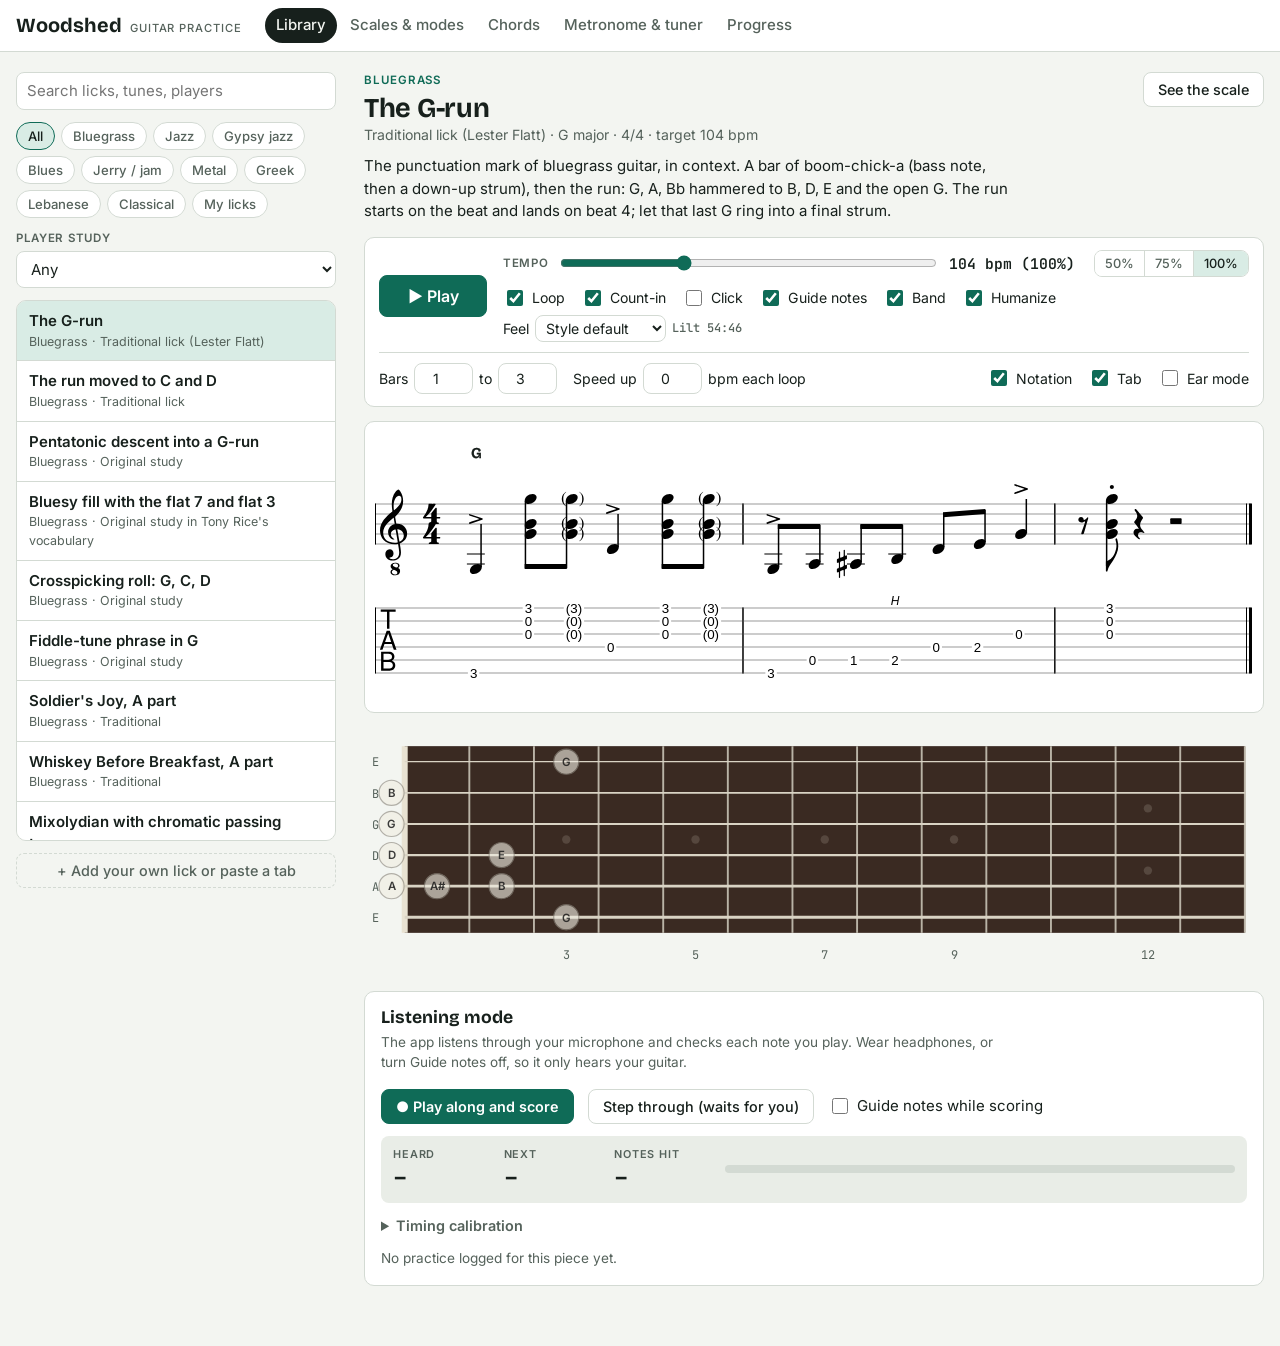
<file: docs/index.html>
<!doctype html>
<html lang="en">
<head>
<meta charset="utf-8">
<meta name="viewport" content="width=device-width,initial-scale=1,viewport-fit=cover">
<title>Woodshed Guitar</title>
<meta name="claude:viewport-fit-sides" content="cover">
<link rel="stylesheet" href="https://fonts.googleapis.com/css2?family=Bricolage+Grotesque:opsz,wght@12..96,500;12..96,700&family=Inter:wght@400;500;600&family=JetBrains+Mono:wght@400;600&display=swap">
<link rel="stylesheet" href="css/style.css">
</head>
<body>
<header class="top">
  <div class="top-in">
    <a class="brand" href="#library">Woodshed<span>guitar practice</span></a>
    <nav class="nav" aria-label="Sections">
      <a href="#library" data-view="library">Library</a>
      <a href="#scales" data-view="scales">Scales &amp; modes</a>
      <a href="#chords" data-view="chords">Chords</a>
      <a href="#tools" data-view="tools">Metronome &amp; tuner</a>
      <a href="#progress" data-view="progress">Progress</a>
    </nav>
  </div>
</header>

<main class="wrap">
  <!-- ============ LIBRARY / PRACTICE ============ -->
  <section id="view-library" class="view">
    <div class="lib">
      <aside class="lib-side" id="lib-side">
        <input type="search" id="lib-search" class="input" placeholder="Search licks, tunes, players" aria-label="Search the library">
        <div class="chips" id="style-chips" role="group" aria-label="Style"></div>
        <label class="field">
          <span>Player study</span>
          <select id="tag-select" class="input"></select>
        </label>
        <ul class="lick-list" id="lick-list"></ul>
        <button class="btn btn-ghost" id="add-lick">+ Add your own lick or paste a tab</button>
        <details class="songs" id="songs-box">
          <summary id="songs-title">Songs to know</summary>
          <ul id="songs-list"></ul>
        </details>
      </aside>

      <div class="lib-main" id="lib-main">
        <button class="btn btn-ghost back" id="lib-back">← Library</button>

        <div id="lick-view">
          <div class="lick-head">
            <div>
              <p class="eyebrow" id="lick-style"></p>
              <h1 id="lick-title"></h1>
              <p class="meta" id="lick-meta"></p>
            </div>
            <div class="lick-actions" id="lick-actions"></div>
          </div>
          <p class="about" id="lick-about"></p>

          <div class="transport" id="transport">
            <button class="btn btn-primary play" id="play-btn">▶ Play</button>
            <div class="tempo">
              <label for="bpm">Tempo</label>
              <input type="range" id="bpm" min="30" max="260" step="1">
              <output id="bpm-out" class="num"></output>
              <div class="seg" id="pct-btns">
                <button data-pct="0.5">50%</button><button data-pct="0.75">75%</button><button data-pct="1">100%</button>
              </div>
            </div>
            <div class="toggles">
              <label><input type="checkbox" id="opt-loop"> Loop</label>
              <label><input type="checkbox" id="opt-count"> Count-in</label>
              <label><input type="checkbox" id="opt-click"> Click</label>
              <label><input type="checkbox" id="opt-guide"> Guide notes</label>
              <label title="Bass, comping and drums in the style of the piece"><input type="checkbox" id="opt-backing"> Band</label>
              <label title="Small variations in timing and touch, like a player"><input type="checkbox" id="opt-human"> Humanize</label>
              <label class="feel">Feel <select id="opt-feel" class="input small"></select> <span class="feel-tag num" id="feel-tag"></span></label>
            </div>
            <div class="toggles">
              <label>Bars <input type="number" id="bar-from" class="input small" min="1"> to <input type="number" id="bar-to" class="input small" min="1"></label>
              <label>Speed up <input type="number" id="ramp" class="input small" min="0" max="20" step="1"> bpm each loop</label>
              <span class="spacer"></span>
              <label><input type="checkbox" id="opt-notation"> Notation</label>
              <label><input type="checkbox" id="opt-tab"> Tab</label>
              <label title="Hide the music and learn the phrase by ear"><input type="checkbox" id="opt-ear"> Ear mode</label>
            </div>
          </div>

          <div class="score-card">
            <div class="score-scroll"><div id="score" class="score"></div></div>
            <div id="ear-cover" class="ear-cover" hidden>
              <p><strong>Ear mode.</strong> The music is hidden. Play it, sing it back, then find it on the neck. Use Step through to check yourself note by note.</p>
            </div>
            <p class="errors" id="lick-errors" hidden></p>
          </div>

          <div class="fb-scroll"><div id="lick-fb"></div></div>

          <div class="listen" id="listen">
            <div class="listen-head">
              <h2>Listening mode</h2>
              <p class="hint">The app listens through your microphone and checks each note you play. Wear headphones, or turn Guide notes off, so it only hears your guitar.</p>
            </div>
            <div class="listen-row">
              <button class="btn btn-primary" id="along-btn">● Play along and score</button>
              <button class="btn" id="step-btn">Step through (waits for you)</button>
              <label class="inline"><input type="checkbox" id="opt-along-guide"> Guide notes while scoring</label>
            </div>
            <div class="listen-live" id="listen-live">
              <div class="heard"><span class="lbl">Heard</span><span class="big num" id="heard-note">–</span></div>
              <div class="heard"><span class="lbl">Next</span><span class="big num" id="want-note">–</span></div>
              <div class="heard"><span class="lbl">Notes hit</span><span class="big num" id="live-score">–</span></div>
              <div class="meter"><div id="level-bar"></div></div>
            </div>
            <p class="result" id="listen-result" hidden></p>
            <p class="errors" id="mic-error" hidden></p>
            <details class="adv">
              <summary>Timing calibration</summary>
              <label>Microphone delay <input type="range" id="latency" min="0" max="250" step="5"> <output id="latency-out" class="num"></output></label>
              <p class="hint">If you are playing in time but notes score as late, raise this. Bluetooth headphones and speakers often need 150 ms or more.</p>
            </details>
            <div class="history" id="lick-history"></div>
          </div>
        </div>

        <!-- editor for your own licks -->
        <div id="editor" hidden>
          <h1>Your lick</h1>
          <p class="about">Type a phrase in the app's notation, or paste ASCII tab from any transcription and convert it. It is saved in this browser and gets every practice tool: playback, tempo, looping and listening mode.</p>
          <div class="form-grid">
            <label class="field"><span>Title</span><input id="ed-title" class="input" placeholder="Church Street Blues, intro"></label>
            <label class="field"><span>Style</span><select id="ed-style" class="input"></select></label>
            <label class="field"><span>Meter</span><input id="ed-meter" class="input" value="4/4"></label>
            <label class="field"><span>Target tempo (quarter notes / min)</span><input id="ed-tempo" class="input" type="number" value="100" min="30" max="260"></label>
          </div>
          <label class="field"><span>Notes</span>
            <textarea id="ed-notes" class="input mono" rows="5" spellcheck="false" placeholder="e 6/3 5/0 5/1h 5/2 4/0 4/2 q 3/0 r |"></textarea>
          </label>
          <p class="errors" id="ed-errors" hidden></p>
          <div class="score-card"><div class="score-scroll"><div id="ed-score" class="score"></div></div></div>
          <div class="listen-row">
            <button class="btn btn-primary" id="ed-save">Save lick</button>
            <button class="btn" id="ed-cancel">Cancel</button>
          </div>
          <details class="adv" open>
            <summary>Paste ASCII tab</summary>
            <textarea id="ed-ascii" class="input mono" rows="7" spellcheck="false" placeholder="e|-----------------|&#10;B|-----------------|&#10;G|-------------0---|&#10;D|---------0-2-----|&#10;A|---0-1h2---------|&#10;E|-3---------------|"></textarea>
            <div class="listen-row">
              <label class="inline">Each note is a
                <select id="ed-ascii-dur" class="input small"><option value="e">eighth</option><option value="s">sixteenth</option><option value="q">quarter</option></select>
              </label>
              <button class="btn" id="ed-convert">Convert to notes</button>
            </div>
            <p class="hint">ASCII tab does not record rhythm, so every note starts with the same length. Step-through mode ignores rhythm entirely; edit the durations afterwards if you want to play along in time.</p>
          </details>
          <details class="adv">
            <summary>Notation reference</summary>
            <pre class="ref">w h q e s        whole, half, quarter, eighth, sixteenth (applies until changed)
q.  e.           dotted          et st qt   triplets
6/3              string 6 (low E), fret 3
g3 c#4 bb3       a pitch by name; open strings are e2 a2 d3 g3 b3 e4
@5               place named pitches around the 5th fret
5/3+4/2+3/0      notes played together
r                rest            -   hold the previous note (tie)
|                bar line        [Am7]  chord symbol
after a note:    h hammer-on  p pull-off  s slide  ~ vibrato
                 b whole-step bend  b1 half-step bend  q quarter-tone bend
                 &gt; accent  . staccato  _ ghost note  m palm mute
{5/1}  {5/1s}    grace note into the next note (hammered, or slid with s)
!p !mf !f        dynamics from here on (pp p mp mf f ff)</pre>
          </details>
        </div>
      </div>
    </div>
  </section>

  <!-- ============ SCALES ============ -->
  <section id="view-scales" class="view" hidden>
    <h1>Scales &amp; modes</h1>
    <div class="bar">
      <label class="field"><span>Root</span><select id="sc-root" class="input"></select></label>
      <label class="field grow"><span>Scale</span><select id="sc-scale" class="input"></select></label>
      <label class="field"><span>Labels</span>
        <select id="sc-labels" class="input"><option value="note">Note names</option><option value="degree">Scale degrees</option></select>
      </label>
      <button class="btn btn-primary" id="sc-play">▶ Play scale</button>
    </div>
    <p class="about" id="sc-about"></p>
    <p class="meta" id="sc-notes"></p>
    <div class="fb-scroll"><div id="sc-fb"></div></div>
    <p class="hint" id="sc-quarter" hidden>Outlined notes are quarter tones: fret the note shown and bend it up slightly, about half the distance to the next fret. Tap any note on the neck to hear it.</p>
    <h2>Related studies</h2>
    <ul class="lick-list inline-list" id="sc-licks"></ul>
  </section>

  <!-- ============ CHORDS ============ -->
  <section id="view-chords" class="view" hidden>
    <h1>Chord library</h1>
    <div class="bar">
      <label class="field"><span>Root</span><select id="ch-root" class="input"></select></label>
      <div class="chips" id="ch-cats" role="group" aria-label="Chord family"></div>
    </div>
    <p class="about" id="ch-note"></p>
    <div class="chord-grid" id="ch-grid"></div>
    <p class="hint">Tap a chord to hear it. Filled accent dots are roots.</p>
  </section>

  <!-- ============ TOOLS ============ -->
  <section id="view-tools" class="view" hidden>
    <div class="tools">
      <div class="panel">
        <h1>Metronome</h1>
        <div class="metro-bpm"><output id="m-bpm-out" class="num">100</output><span>bpm</span></div>
        <input type="range" id="m-bpm" min="30" max="300" value="100" aria-label="Tempo">
        <div class="listen-row center">
          <button class="btn" id="m-minus">−5</button>
          <button class="btn btn-primary play" id="m-start">▶ Start</button>
          <button class="btn" id="m-plus">+5</button>
          <button class="btn" id="m-tap">Tap tempo</button>
        </div>
        <div class="beats" id="m-beats" aria-hidden="true"></div>
        <div class="form-grid">
          <label class="field"><span>Meter</span>
            <select id="m-meter" class="input">
              <option>2/4</option><option>3/4</option><option selected>4/4</option><option>5/4</option><option>6/8</option>
              <option value="7/8">7/8 (kalamatianos 3+2+2)</option><option value="9/8">9/8 (3+3+3)</option>
              <option value="9/8z">9/8 (karsilamas 2+2+2+3)</option><option value="10/8">10/8 (sama'i 3+2+2+3)</option><option>12/8</option>
            </select>
          </label>
          <label class="field"><span>Sound</span>
            <select id="m-groove" class="input">
              <option value="click">Click</option><option value="swing">Jazz ride (swing)</option><option value="shuffle">Blues shuffle</option>
              <option value="rock">Rock / jam</option><option value="metal">Metal</option><option value="greek">Greek (hasapiko, kalamatianos)</option>
              <option value="arabic">Darbuka: maqsum / sama'i</option><option value="baladi">Darbuka: baladi</option>
            </select>
          </label>
          <label class="field"><span>Swing</span>
            <select id="m-swing" class="input"><option value="0.5">Straight</option><option value="0.58">Light</option><option value="auto">Swing (by tempo)</option><option value="0.667">Shuffle</option></select>
          </label>
          <label class="field"><span>Subdivide the beat</span>
            <select id="m-sub" class="input"><option value="1">None</option><option value="2">Eighths</option><option value="3">Triplets</option><option value="4">Sixteenths</option></select>
          </label>
          <label class="field"><span>Speed trainer: add bpm</span><input type="number" id="m-inc" class="input" value="0" min="0" max="20"></label>
          <label class="field"><span>every N bars</span><input type="number" id="m-every" class="input" value="4" min="1" max="64"></label>
        </div>
      </div>
      <div class="panel">
        <h1>Tuner</h1>
        <div class="tuner">
          <div class="tuner-note num" id="t-note">–</div>
          <div class="tuner-scale"><div class="tuner-mid"></div><div class="tuner-needle" id="t-needle"></div></div>
          <div class="tuner-cents num" id="t-cents">Start the tuner and play a string</div>
        </div>
        <div class="listen-row center"><button class="btn btn-primary" id="t-start">Start tuner</button></div>
        <p class="hint center">Standard tuning: E2 A2 D3 G3 B3 E4</p>
        <p class="errors" id="t-error" hidden></p>
      </div>
    </div>
  </section>

  <!-- ============ PROGRESS ============ -->
  <section id="view-progress" class="view" hidden>
    <h1>Progress</h1>
    <div class="stats" id="pr-stats"></div>
    <h2>Accuracy over time</h2>
    <div class="chart" id="pr-chart"></div>
    <h2>By style</h2>
    <div class="style-bars" id="pr-styles"></div>
    <h2>Pieces you have worked on</h2>
    <div class="table-scroll"><table class="table" id="pr-table"></table></div>
    <div class="listen-row">
      <button class="btn" id="pr-reset">Clear practice history</button>
      <span id="pr-confirm" hidden>Delete all history? <button class="btn btn-danger" id="pr-yes">Yes, delete</button> <button class="btn" id="pr-no">Keep it</button></span>
    </div>
  </section>
</main>

<script src="vendor/vexflow.js"></script>
<script src="js/theory.js"></script>
<script src="js/dsl.js"></script>
<script src="js/audio.js"></script>
<script src="js/feel.js"></script>
<script src="js/band.js"></script>
<script src="js/pitch.js"></script>
<script src="js/score.js"></script>
<script src="js/player.js"></script>
<script src="js/fretboard.js"></script>
<script src="js/store.js"></script>
<script src="js/chords.js"></script>
<script src="js/library/meta.js"></script>
<script src="js/library/bluegrass.js"></script>
<script src="js/library/jazz.js"></script>
<script src="js/library/gypsy.js"></script>
<script src="js/library/blues.js"></script>
<script src="js/library/metal.js"></script>
<script src="js/library/greek.js"></script>
<script src="js/library/lebanese.js"></script>
<script src="js/library/classical.js"></script>
<script src="js/app.js"></script>
</body>
</html>
</file>
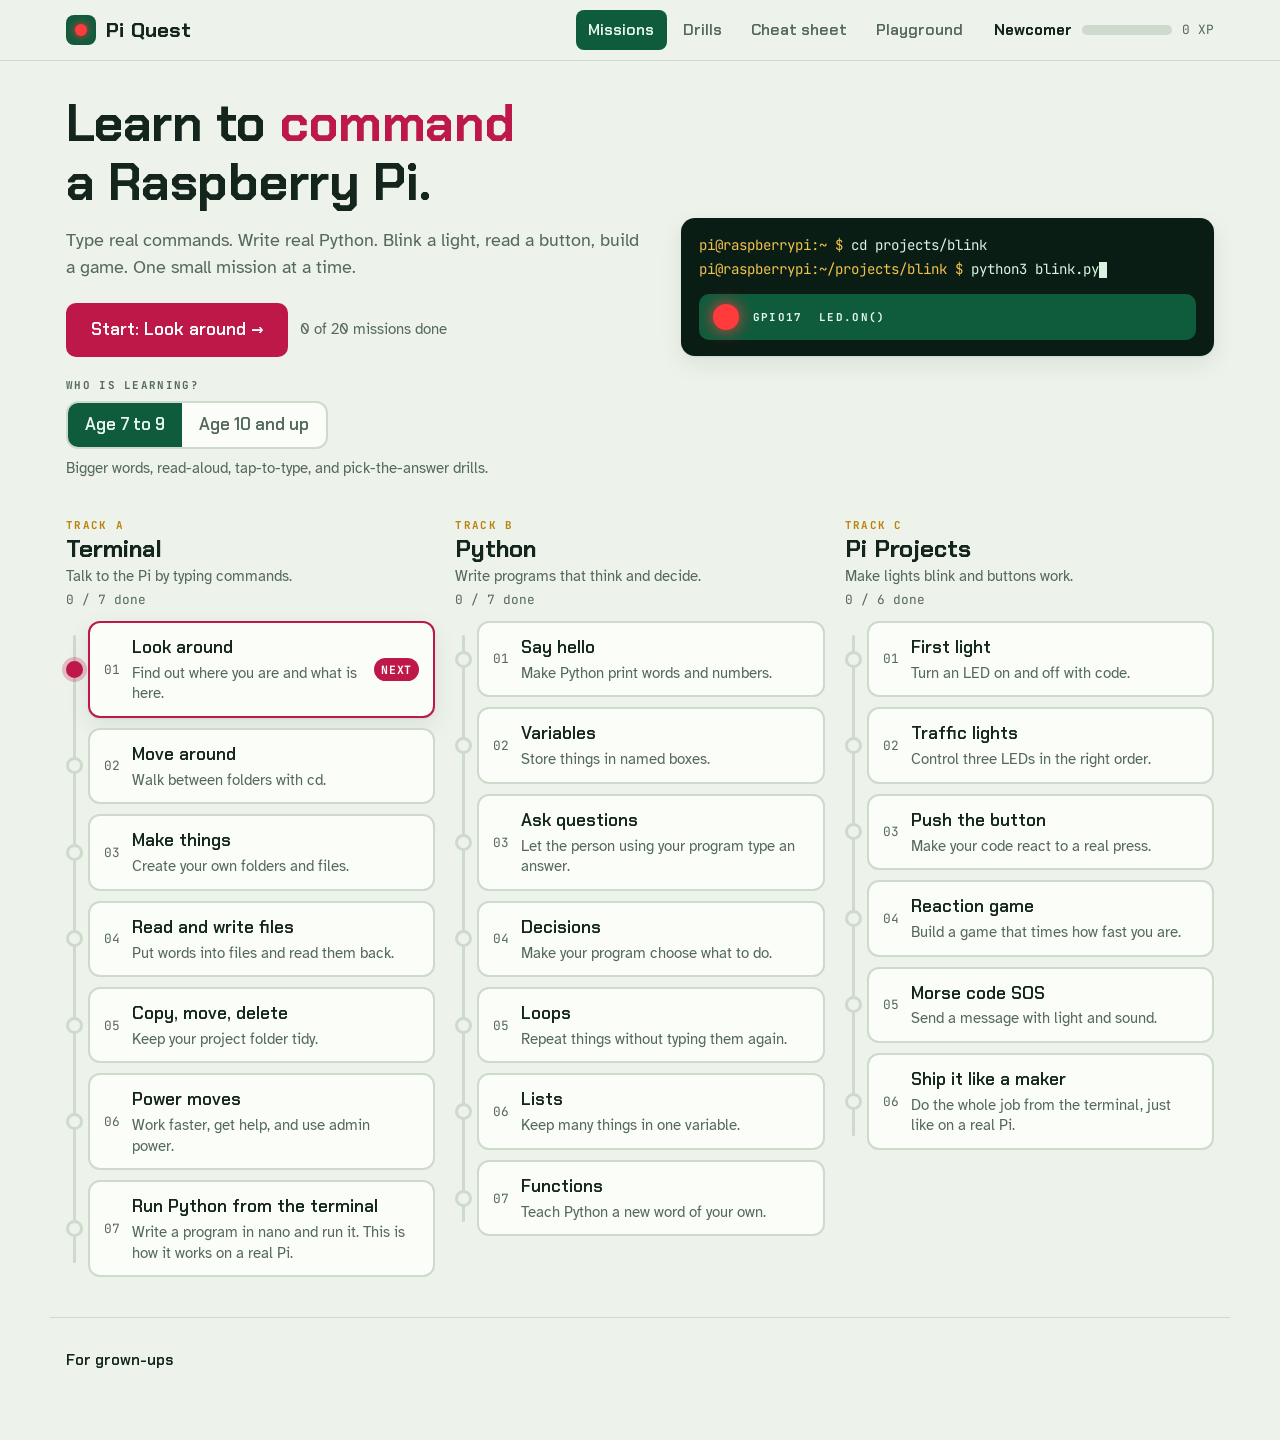
<file: pi-quest/index.html>
<!doctype html>
<html lang="en">
<head>
<meta charset="utf-8">
<meta name="viewport" content="width=device-width, initial-scale=1, viewport-fit=cover">
<title>Pi Quest</title>
<meta name="claude:viewport-fit-sides" content="cover">
<meta name="description" content="Learn the command line and Python for Raspberry Pi projects, one small mission at a time.">
<meta name="theme-color" content="#0f5c3d">
<meta name="mobile-web-app-capable" content="yes">
<meta name="apple-mobile-web-app-capable" content="yes">
<meta name="apple-mobile-web-app-title" content="Pi Quest">
<link rel="manifest" href="manifest.webmanifest">
<link rel="icon" href="icon.svg" type="image/svg+xml">
<link rel="apple-touch-icon" href="icon-180.png">
<link rel="preconnect" href="https://fonts.googleapis.com">
<link rel="preconnect" href="https://fonts.gstatic.com" crossorigin>
<link rel="stylesheet" href="https://fonts.googleapis.com/css2?family=Atkinson+Hyperlegible:wght@400;700&family=Chakra+Petch:wght@600;700&family=JetBrains+Mono:wght@400;700&display=swap">
<link rel="stylesheet" href="css/style.css">
</head>
<body>
<div id="app"><noscript>Pi Quest needs JavaScript to run.</noscript></div>
<div id="toast" role="status" aria-live="polite"></div>
<script src="vendor/skulpt.min.js" defer></script>
<script src="vendor/skulpt-stdlib.js" defer></script>
<script src="js/shell.js" defer></script>
<script src="js/pi.js" defer></script>
<script src="js/lessons.js" defer></script>
<script src="js/app.js" defer></script>
</body>
</html>
</file>
<file: docs/css/style.css>
/* Woodshed. Layout: a working bench — library rail on the left, the piece on the right,
   score on a paper-like card. Colours come from the instrument: spruce-pale ground,
   ebony ink, a deep bottle-green accent, amber for the "now" position. */
:root {
  --bg: #f3f5f1;
  --surface: #ffffff;
  --surface-2: #e9ede7;
  --ink: #17201c;
  --ink-2: #55625b;
  --line: #d3dad3;
  --accent: #0f6b57;
  --accent-ink: #ffffff;
  --accent-soft: #d9ece5;
  --now: #c77a12;
  --now-soft: #f6e3c2;
  --good: #23824d;
  --mid: #b07a10;
  --bad: #c2402f;
  --board: #3a2a22;
  --board-line: #b9b3a6;
  --score-filter: none;
  --font-display: 'Bricolage Grotesque', 'Avenir Next', 'Segoe UI', sans-serif;
  --font-body: 'Inter', system-ui, -apple-system, 'Segoe UI', sans-serif;
  --font-mono: 'JetBrains Mono', ui-monospace, 'SF Mono', Menlo, monospace;
  --radius: 10px;
}
@media (prefers-color-scheme: dark) {
  :root:not([data-theme="light"]) {
    --bg: #101513; --surface: #181f1c; --surface-2: #212a26; --ink: #e7ede9; --ink-2: #9fada5; --line: #2e3934;
    --accent: #4fc3a1; --accent-ink: #06231b; --accent-soft: #17382f; --now: #e5a548; --now-soft: #4a3716;
    --good: #5ccb86; --mid: #e0b04e; --bad: #f07a68; --board: #2a1f1a; --board-line: #8a857b;
    --score-filter: invert(0.9) hue-rotate(180deg);
    color-scheme: dark;
  }
}
:root[data-theme="dark"] {
  --bg: #101513; --surface: #181f1c; --surface-2: #212a26; --ink: #e7ede9; --ink-2: #9fada5; --line: #2e3934;
  --accent: #4fc3a1; --accent-ink: #06231b; --accent-soft: #17382f; --now: #e5a548; --now-soft: #4a3716;
  --good: #5ccb86; --mid: #e0b04e; --bad: #f07a68; --board: #2a1f1a; --board-line: #8a857b;
  --score-filter: invert(0.9) hue-rotate(180deg);
  color-scheme: dark;
}

* { box-sizing: border-box; }
html { -webkit-text-size-adjust: 100%; }
body { margin: 0; background: var(--bg); color: var(--ink); font: 15px/1.5 var(--font-body); }
[hidden] { display: none !important; }
h1, h2 { font-family: var(--font-display); text-wrap: balance; margin: 0; line-height: 1.15; }
h1 { font-size: 1.7rem; font-weight: 700; letter-spacing: -0.01em; }
h2 { font-size: 1.1rem; font-weight: 700; margin-top: 1.6rem; margin-bottom: 0.6rem; }
p { margin: 0; }
a { color: var(--accent); }
.num { font-variant-numeric: tabular-nums; }
:focus-visible { outline: 2px solid var(--accent); outline-offset: 2px; }

/* ---------- header ---------- */
.top { position: sticky; top: env(safe-area-inset-top, 0px); z-index: 20; background: var(--surface); border-bottom: 1px solid var(--line); }
body::before { content: ""; position: fixed; inset: 0 0 auto; height: env(safe-area-inset-top, 0px); z-index: 30; background: var(--surface); }
.top-in { max-width: 1320px; margin: 0 auto; display: flex; align-items: center; gap: 8px 24px; flex-wrap: wrap;
  padding-block: 8px; padding-left: max(16px, env(safe-area-inset-left, 0px)); padding-right: max(16px, env(safe-area-inset-right, 0px)); }
.brand { font-family: var(--font-display); font-weight: 700; font-size: 1.25rem; color: var(--ink); text-decoration: none; display: flex; align-items: baseline; gap: 8px; }
.brand span { font: 500 0.7rem var(--font-body); letter-spacing: 0.08em; text-transform: uppercase; color: var(--ink-2); }
.nav { display: flex; gap: 2px; overflow-x: auto; min-width: 0; scrollbar-width: none; }
.nav a { padding: 6px 11px; border-radius: 999px; color: var(--ink-2); text-decoration: none; font-weight: 500; white-space: nowrap; }
.nav a:hover { color: var(--ink); background: var(--surface-2); }
.nav a.on { background: var(--ink); color: var(--bg); }

.wrap { max-width: 1320px; margin: 0 auto; padding-block: 20px 60px;
  padding-left: max(16px, env(safe-area-inset-left, 0px)); padding-right: max(16px, env(safe-area-inset-right, 0px)); }
.view > h1 { margin-bottom: 14px; }

/* ---------- controls ---------- */
.btn { font: 500 0.9rem var(--font-body); padding: 8px 14px; border-radius: 8px; border: 1px solid var(--line); background: var(--surface); color: var(--ink); cursor: pointer; }
.btn:hover { border-color: var(--ink-2); }
.btn-primary { background: var(--accent); border-color: var(--accent); color: var(--accent-ink); font-weight: 600; }
.btn-primary:hover { filter: brightness(1.08); border-color: var(--accent); }
.btn-primary.stop, .btn.stop { background: var(--ink); border-color: var(--ink); color: var(--bg); }
.btn-ghost { background: transparent; border-style: dashed; color: var(--ink-2); }
.btn-danger { background: var(--bad); border-color: var(--bad); color: #fff; }
.input { font: inherit; color: var(--ink); background: var(--surface); border: 1px solid var(--line); border-radius: 8px; padding: 7px 10px; width: 100%; min-width: 0; }
.input.small { width: 4.2em; padding: 4px 6px; text-align: center; }
select.input.small { width: auto; text-align: left; }
.input.mono, .ref { font: 0.85rem/1.5 var(--font-mono); }
textarea.input { resize: vertical; }
.field { display: flex; flex-direction: column; gap: 4px; min-width: 0; }
.field > span { font-size: 0.72rem; font-weight: 600; letter-spacing: 0.06em; text-transform: uppercase; color: var(--ink-2); }
.chips { display: flex; flex-wrap: wrap; gap: 6px; }
.chip { font: 500 0.82rem var(--font-body); padding: 5px 11px; border-radius: 999px; border: 1px solid var(--line); background: var(--surface); color: var(--ink-2); cursor: pointer; }
.chip:hover { color: var(--ink); border-color: var(--ink-2); }
.chip.on { background: var(--accent-soft); border-color: var(--accent); color: var(--ink); }
.hint { color: var(--ink-2); font-size: 0.85rem; max-width: 70ch; }
.hint.center, .center { text-align: center; justify-content: center; margin-inline: auto; }
.meta { color: var(--ink-2); font-size: 0.88rem; }
.about { max-width: 72ch; margin: 10px 0 14px; }
.eyebrow { font-size: 0.72rem; font-weight: 600; letter-spacing: 0.08em; text-transform: uppercase; color: var(--accent); margin-bottom: 4px; }
.errors { color: var(--bad); font-size: 0.88rem; margin-top: 8px; }
.bar { display: flex; flex-wrap: wrap; gap: 12px; align-items: flex-end; margin-bottom: 6px; }
.bar .grow { flex: 1 1 220px; }
.bar .field { flex: 0 1 150px; }

/* ---------- library ---------- */
.lib { display: grid; grid-template-columns: 320px minmax(0, 1fr); gap: 28px; align-items: start; }
.lib-side { display: flex; flex-direction: column; gap: 12px; position: sticky; top: calc(64px + env(safe-area-inset-top, 0px)); max-height: calc(100vh - 84px); min-width: 0; }
.lick-list { list-style: none; margin: 0; padding: 0; overflow-y: auto; flex: 1 1 auto; min-height: 120px; border: 1px solid var(--line); border-radius: var(--radius); background: var(--surface); }
.lick-list li + li { border-top: 1px solid var(--line); }
.lick-list .empty { padding: 14px; color: var(--ink-2); font-size: 0.88rem; }
.lick-item { display: grid; grid-template-columns: minmax(0, 1fr) auto; gap: 0 8px; width: 100%; text-align: left; padding: 9px 12px; border: 0; background: transparent; color: inherit; font: inherit; cursor: pointer; }
.lick-item:hover { background: var(--surface-2); }
.lick-item.on { background: var(--accent-soft); }
.li-title { font-weight: 600; grid-column: 1; }
.li-sub { font-size: 0.78rem; color: var(--ink-2); grid-column: 1; }
.badge { grid-column: 2; grid-row: 1 / span 2; align-self: center; font: 600 0.75rem var(--font-mono); padding: 2px 7px; border-radius: 999px; border: 1px solid currentColor; }
.badge.good { color: var(--good); } .badge.mid { color: var(--mid); } .badge.low { color: var(--bad); }
.inline-list { max-width: 560px; }
.songs { font-size: 0.86rem; border: 1px solid var(--line); border-radius: var(--radius); padding: 8px 12px; background: var(--surface); overflow-y: auto; max-height: 40vh; flex: 0 0 auto; }
.songs summary { font-weight: 600; cursor: pointer; }
.songs ul { margin: 8px 0 2px; padding-left: 18px; display: flex; flex-direction: column; gap: 6px; }
.songs li span { display: block; color: var(--ink-2); }
.back { display: none; margin-bottom: 12px; }
.lick-head { display: flex; justify-content: space-between; gap: 16px; align-items: flex-start; flex-wrap: wrap; }
.lick-actions { display: flex; gap: 8px; flex-wrap: wrap; }

.transport { display: flex; flex-direction: column; gap: 10px; padding: 12px 14px; border: 1px solid var(--line); border-radius: var(--radius); background: var(--surface); }
.transport > .play { align-self: flex-start; min-width: 108px; font-size: 1rem; padding: 10px 18px; }
.tempo { display: flex; align-items: center; gap: 10px; flex-wrap: wrap; }
.tempo label { font-size: 0.72rem; font-weight: 600; letter-spacing: 0.06em; text-transform: uppercase; color: var(--ink-2); }
.tempo input[type=range] { flex: 1 1 160px; min-width: 120px; accent-color: var(--accent); }
.tempo output { font: 600 0.92rem var(--font-mono); min-width: 15ch; }
.seg { display: inline-flex; border: 1px solid var(--line); border-radius: 8px; overflow: hidden; }
.seg button { font: 500 0.8rem var(--font-body); padding: 5px 10px; border: 0; background: var(--surface); color: var(--ink-2); cursor: pointer; }
.seg button + button { border-left: 1px solid var(--line); }
.seg button.on { background: var(--accent-soft); color: var(--ink); }
.toggles { display: flex; flex-wrap: wrap; gap: 6px 16px; align-items: center; font-size: 0.88rem; }
.toggles label, .inline { display: inline-flex; align-items: center; gap: 6px; }
.toggles input[type=checkbox], .inline input[type=checkbox] { accent-color: var(--accent); width: 16px; height: 16px; }
.spacer { flex: 1 1 0; }
@media (min-width: 760px) {
  .transport { display: grid; grid-template-columns: auto minmax(0, 1fr); column-gap: 16px; }
  .transport > .play { grid-row: 1 / span 2; align-self: center; }
  .transport > .toggles:last-child { grid-column: 1 / -1; border-top: 1px solid var(--line); padding-top: 10px; }
}

.score-card { margin-top: 14px; background: var(--surface); border: 1px solid var(--line); border-radius: var(--radius); padding: 8px 10px; }
.score-scroll { overflow-x: auto; }
.score svg { display: block; filter: var(--score-filter); }
.gp-chord { font: 600 15px var(--font-display); fill: #17201c; }
.gp-barnum { font: 10px var(--font-mono); fill: #7a857f; }
.gp-cursor { fill: #e9a53a; opacity: 0.32; }
.gp-mark { stroke: #fff; stroke-width: 1; }
.gp-mark-hit { fill: #23824d; }
.gp-mark-late { fill: #d39a1c; }
.gp-mark-miss { fill: #c2402f; }
.ear-cover { padding: 28px 18px; text-align: center; color: var(--ink-2); }
.ear-cover p { max-width: 52ch; margin: 0 auto; }

/* ---------- fretboard ---------- */
.fb-scroll { overflow-x: auto; margin-top: 14px; border-radius: var(--radius); }
.fb { display: block; width: 100%; height: auto; }
.fb-board { fill: var(--board); }
.fb-inlay { fill: var(--board-line); opacity: 0.22; }
.fb-fret { stroke: var(--board-line); stroke-width: 1.6; }
.fb-nut { stroke: #e8e2d2; stroke-width: 5; }
.fb-string { stroke: #d9d3c4; }
.fb-num, .fb-open { font: 10px var(--font-mono); fill: var(--ink-2); text-anchor: middle; }
.fb-m text { font: 600 9.5px var(--font-body); text-anchor: middle; pointer-events: none; }
.fb-tone circle { fill: #f1ede2; } .fb-tone text { fill: #1b1b1b; }
.fb-root circle { fill: var(--accent); stroke: #f1ede2; stroke-width: 1.5; } .fb-root text { fill: var(--accent-ink); }
.fb-ghost circle { fill: #f1ede2; opacity: 0.62; stroke: #8a857b; stroke-width: 1; } .fb-ghost text { fill: #1b1b1b; opacity: 0.85; }
.fb-quarter circle { fill: var(--board); stroke: var(--now); stroke-width: 2; stroke-dasharray: 3 2; } .fb-quarter text { fill: #f6e3c2; }
.fb-now circle { fill: var(--now); stroke: #fff; stroke-width: 2; } .fb-now text { fill: #1b1200; }

/* ---------- listening ---------- */
.listen { margin-top: 22px; padding: 16px; border: 1px solid var(--line); border-radius: var(--radius); background: var(--surface); display: flex; flex-direction: column; gap: 12px; }
.listen h2 { margin: 0 0 4px; }
.listen-row { display: flex; flex-wrap: wrap; gap: 10px 14px; align-items: center; margin-top: 4px; }
.listen-live { display: flex; flex-wrap: wrap; gap: 10px 28px; align-items: center; padding: 10px 12px; background: var(--surface-2); border-radius: 8px; }
.heard { display: flex; flex-direction: column; min-width: 5.5em; }
.lbl { font-size: 0.68rem; font-weight: 600; letter-spacing: 0.08em; text-transform: uppercase; color: var(--ink-2); }
.big { font: 600 1.5rem var(--font-mono); }
.meter { flex: 1 1 140px; height: 8px; border-radius: 999px; background: var(--line); overflow: hidden; }
#level-bar { height: 100%; width: 0; background: var(--accent); transition: width 60ms linear; }
.result { padding: 10px 12px; border-radius: 8px; border-left: 4px solid var(--ink-2); background: var(--surface-2); max-width: 80ch; }
.result.good { border-color: var(--good); } .result.mid { border-color: var(--mid); } .result.low { border-color: var(--bad); }
.adv { font-size: 0.9rem; }
.adv summary { cursor: pointer; font-weight: 600; color: var(--ink-2); }
.adv > * + * { margin-top: 8px; }
.adv input[type=range] { accent-color: var(--accent); vertical-align: middle; }
.ref { background: var(--surface-2); padding: 12px; border-radius: 8px; overflow-x: auto; margin: 8px 0 0; }
.spark { width: 260px; max-width: 100%; height: 46px; }
.spark-line { fill: none; stroke: var(--accent); stroke-width: 2; }
.spark-dot { fill: var(--accent); }
.form-grid { display: grid; grid-template-columns: repeat(auto-fit, minmax(170px, 1fr)); gap: 12px; margin: 12px 0; }
#editor { display: flex; flex-direction: column; gap: 10px; }

/* ---------- chords ---------- */
.chord-grid { display: grid; grid-template-columns: repeat(auto-fill, minmax(128px, 1fr)); gap: 12px; margin: 14px 0; }
.chord-card { display: flex; flex-direction: column; align-items: center; gap: 2px; padding: 10px 6px 6px; border: 1px solid var(--line); border-radius: var(--radius); background: var(--surface); color: var(--ink); cursor: pointer; font: inherit; }
.chord-card:hover { border-color: var(--accent); }
.chord-name { font: 700 0.98rem var(--font-display); text-align: center; }
.chord-svg { width: 118px; max-width: 100%; height: auto; }
.cd-line { stroke: var(--ink-2); stroke-width: 1; }
.cd-nut { stroke: var(--ink); stroke-width: 4; }
.cd-dot { fill: var(--ink); } .cd-root { fill: var(--accent); }
.cd-open { fill: none; stroke: var(--ink); stroke-width: 1.4; } .cd-root-open { stroke: var(--accent); stroke-width: 2.2; }
.cd-top, .cd-note, .cd-fr { font: 10px var(--font-mono); fill: var(--ink-2); text-anchor: middle; }
.cd-top { font-size: 13px; } .cd-fr { text-anchor: start; }

/* ---------- tools ---------- */
.tools { display: grid; grid-template-columns: repeat(auto-fit, minmax(300px, 1fr)); gap: 20px; }
.panel { background: var(--surface); border: 1px solid var(--line); border-radius: var(--radius); padding: 20px; display: flex; flex-direction: column; gap: 14px; min-width: 0; }
.metro-bpm { text-align: center; }
.metro-bpm output { font: 700 4.2rem/1 var(--font-display); }
.metro-bpm span { color: var(--ink-2); margin-left: 6px; }
.panel input[type=range] { width: 100%; accent-color: var(--accent); }
.beats { display: flex; gap: 8px; height: 22px; }
.beat { flex: 1 1 0; border-radius: 6px; background: var(--surface-2); border: 1px solid var(--line); }
.beat.first { border-color: var(--accent); }
.beat.on { background: var(--now); border-color: var(--now); }
.beat.first.on { background: var(--accent); border-color: var(--accent); }
.tuner { display: flex; flex-direction: column; align-items: center; gap: 12px; padding: 8px 0; }
.tuner-note { font: 700 4.2rem/1 var(--font-display); }
.tuner-scale { position: relative; width: 100%; max-width: 360px; height: 34px; border-radius: 8px; background: var(--surface-2); border: 1px solid var(--line); }
.tuner-mid { position: absolute; left: calc(50% - 5%); width: 10%; top: 0; bottom: 0; background: var(--accent-soft); }
.tuner-needle { position: absolute; left: 50%; top: -4px; bottom: -4px; width: 4px; margin-left: -2px; border-radius: 2px; background: var(--bad); transition: left 90ms linear; }
.tuner-needle.ok { background: var(--good); }
.tuner-cents { color: var(--ink-2); }

/* ---------- progress ---------- */
.stats { display: flex; flex-wrap: wrap; gap: 10px 36px; padding: 6px 0 4px; }
.stat { display: flex; flex-direction: column; }
.stat-v { font: 700 2rem/1.1 var(--font-display); }
.stat-l { font-size: 0.78rem; color: var(--ink-2); }
.chart { background: var(--surface); border: 1px solid var(--line); border-radius: var(--radius); padding: 12px; }
.acc-chart { width: 100%; height: auto; display: block; }
.ac-grid { stroke: var(--line); stroke-width: 1; }
.ac-goal { stroke: var(--good); stroke-width: 1; stroke-dasharray: 4 4; }
.ac-tick { font: 11px var(--font-mono); fill: var(--ink-2); }
.ac-area { fill: var(--accent); opacity: 0.12; }
.ac-line { fill: none; stroke: var(--accent); stroke-width: 2; stroke-linejoin: round; }
.ac-dot { fill: var(--accent); stroke: var(--surface); stroke-width: 1.5; }
.style-bars { display: flex; flex-direction: column; gap: 8px; max-width: 620px; }
.sbar { display: grid; grid-template-columns: 110px minmax(0, 1fr) 56px; gap: 10px; align-items: center; font-size: 0.88rem; }
.sbar-track { position: relative; height: 10px; border-radius: 999px; background: var(--surface-2); overflow: hidden; }
.sbar-tried, .sbar-fill { position: absolute; inset: 0 auto 0 0; border-radius: 999px; }
.sbar-tried { background: var(--now-soft); } .sbar-fill { background: var(--accent); }
.sbar-n { text-align: right; color: var(--ink-2); }
.table-scroll { overflow-x: auto; margin-bottom: 16px; }
.table { border-collapse: collapse; width: 100%; font-size: 0.9rem; }
.table th { text-align: left; font-size: 0.7rem; letter-spacing: 0.06em; text-transform: uppercase; color: var(--ink-2); font-weight: 600; }
.table th, .table td { padding: 8px 12px 8px 0; border-bottom: 1px solid var(--line); white-space: nowrap; }
.table caption { text-align: left; color: var(--ink-2); padding: 6px 0; }

/* ---------- narrow screens ---------- */
@media (max-width: 899px) {
  .lib { grid-template-columns: minmax(0, 1fr); }
  .lib-side { position: static; max-height: none; }
  .lick-list { max-height: none; }
  .lib .lib-main { display: none; }
  .lib.detail .lib-main { display: block; }
  .lib.detail .lib-side { display: none; }
  .back { display: inline-block; }
  h1 { font-size: 1.4rem; }
  .metro-bpm output, .tuner-note { font-size: 3.4rem; }
}
@media (prefers-reduced-motion: reduce) {
  * { transition: none !important; scroll-behavior: auto !important; }
}

.feel select.input.small { width: auto; padding: 3px 6px; }
.feel-tag { font: 500 0.75rem var(--font-mono); color: var(--ink-2); }
.gp-feel { font: italic 600 13px var(--font-body); fill: #17201c; }
.gp-dyn { font: italic 700 13px Georgia, 'Times New Roman', serif; fill: #17201c; }
</file>
<file: pi-quest/css/style.css>
/* Layout: a workbench. Paper-light ground, PCB-green instruments (terminal, board),
   gold "pin" accents for progress, raspberry for the one thing to do next. */
:root {
  --bg: #edf2ea;
  --surface: #fbfdf8;
  --ink: #13251c;
  --muted: #55685c;
  --line: #cddacc;
  --pcb: #0f5c3d;
  --pcb-deep: #0a402b;
  --pcb-ink: #e9f7ee;
  --rasp: #bd1848;
  --rasp-ink: #ffffff;
  --gold: #b9820a;
  --gold-soft: #f3e3b4;
  --ok: #17794a;
  --ok-soft: #d9efdf;
  --warn: #a2480b;
  --warn-soft: #fbe9d4;
  --term-bg: #0a1d15;
  --term-fg: #d9f3e1;
  --term-dim: #86a894;
  --term-dir: #7cc4ff;
  --term-err: #ff9a8f;
  --term-prompt: #f0c14b;
  --led-red: #ff3b3b;
  --led-amber: #ffb020;
  --led-green: #35e06b;
  --led-blue: #4aa3ff;
  --led-off: #24503b;
  --shadow: 0 1px 2px rgba(15, 50, 32, .08), 0 8px 24px rgba(15, 50, 32, .08);
  --font-display: "Chakra Petch", "Trebuchet MS", "Segoe UI", sans-serif;
  --font-body: "Atkinson Hyperlegible", "Segoe UI", system-ui, -apple-system, sans-serif;
  --font-mono: "JetBrains Mono", ui-monospace, "SF Mono", Menlo, Consolas, monospace;
}
@media (prefers-color-scheme: dark) {
  :root:not([data-theme="light"]) {
    --bg: #0b1611; --surface: #12221a; --ink: #e5f0e7; --muted: #94aa9b; --line: #233a2d;
    --pcb: #14694a; --pcb-deep: #0d4a33; --pcb-ink: #e9f7ee;
    --rasp: #f0527f; --rasp-ink: #1b0710; --gold: #efbe45; --gold-soft: #3a3115;
    --ok: #4fd08a; --ok-soft: #133524; --warn: #f2a45c; --warn-soft: #3a2513;
    --term-bg: #060f0b; --led-off: #1d4532;
    --shadow: 0 1px 2px rgba(0, 0, 0, .4), 0 8px 24px rgba(0, 0, 0, .3);
    color-scheme: dark;
  }
}
:root[data-theme="dark"] {
  --bg: #0b1611; --surface: #12221a; --ink: #e5f0e7; --muted: #94aa9b; --line: #233a2d;
  --pcb: #14694a; --pcb-deep: #0d4a33; --pcb-ink: #e9f7ee;
  --rasp: #f0527f; --rasp-ink: #1b0710; --gold: #efbe45; --gold-soft: #3a3115;
  --ok: #4fd08a; --ok-soft: #133524; --warn: #f2a45c; --warn-soft: #3a2513;
  --term-bg: #060f0b; --led-off: #1d4532;
  --shadow: 0 1px 2px rgba(0, 0, 0, .4), 0 8px 24px rgba(0, 0, 0, .3);
  color-scheme: dark;
}

*, *::before, *::after { box-sizing: border-box; }
html { -webkit-text-size-adjust: 100%; }
body {
  margin: 0; background: var(--bg); color: var(--ink);
  font-family: var(--font-body); font-size: 17px; line-height: 1.5;
  -webkit-tap-highlight-color: transparent;
}
[hidden] { display: none !important; }
.wrap {
  max-width: 1180px; margin-inline: auto;
  padding-left: max(16px, env(safe-area-inset-left, 0px));
  padding-right: max(16px, env(safe-area-inset-right, 0px));
}
h1, h2, h3 { font-family: var(--font-display); line-height: 1.15; margin: 0; text-wrap: balance; }
p { margin: 0; }
a { color: inherit; }
code, kbd, pre { font-family: var(--font-mono); }
code { background: color-mix(in srgb, var(--pcb) 12%, transparent); padding: .08em .35em; border-radius: 5px; font-size: .92em; white-space: pre-wrap; overflow-wrap: anywhere; display: inline-block; max-width: 100%; vertical-align: baseline; line-height: 1.35; }
kbd { border: 1px solid var(--line); border-bottom-width: 3px; border-radius: 6px; padding: 0 .4em; font-size: .85em; background: var(--surface); white-space: nowrap; }
pre { margin: .6em 0 0; padding: .7em .8em; background: var(--term-bg); color: var(--term-fg); border-radius: 8px; font-size: .86em; line-height: 1.5; overflow-x: auto; }
button { font: inherit; color: inherit; cursor: pointer; }
:focus-visible { outline: 3px solid var(--gold); outline-offset: 2px; }
.silk { font-family: var(--font-mono); font-size: .68rem; letter-spacing: .12em; text-transform: uppercase; font-weight: 700; }

/* ---------- buttons ---------- */
.btn {
  display: inline-flex; align-items: center; justify-content: center; gap: .5em;
  min-height: 46px; padding: .5em 1.1em; border-radius: 10px;
  border: 2px solid var(--line); background: var(--surface);
  font-family: var(--font-display); font-weight: 600; font-size: 1rem; text-decoration: none;
}
.btn:hover { border-color: var(--pcb); }
.btn:disabled { opacity: .45; cursor: default; }
.btn-go { background: var(--rasp); border-color: var(--rasp); color: var(--rasp-ink); }
.btn-go:hover { filter: brightness(1.08); border-color: var(--rasp); }
.btn-run { background: var(--ok); border-color: var(--ok); color: var(--surface); }
.btn-small { min-height: 38px; padding: .3em .8em; font-size: .9rem; }
.btn-quiet { border-color: transparent; background: transparent; color: var(--muted); }

/* ---------- top bar ---------- */
.top { position: sticky; top: env(safe-area-inset-top, 0px); z-index: 20; background: var(--bg); border-bottom: 1px solid var(--line); }
body::before { content: ""; position: fixed; inset: 0 0 auto; height: env(safe-area-inset-top, 0px); z-index: 30; background: var(--bg); }
.top-in { display: flex; align-items: center; gap: 12px 18px; flex-wrap: wrap; padding-block: 10px; }
.logo { display: inline-flex; align-items: center; gap: 10px; font-family: var(--font-display); font-weight: 700; font-size: 1.3rem; text-decoration: none; letter-spacing: .01em; }
.logo-mark { width: 30px; height: 30px; border-radius: 8px; background: var(--pcb); position: relative; flex: none; }
.logo-mark::after { content: ""; position: absolute; inset: 9px; border-radius: 50%; background: var(--led-red); box-shadow: 0 0 10px var(--led-red); }
.nav { display: flex; gap: 4px; flex-wrap: wrap; margin-left: auto; }
.nav a { padding: .45em .8em; border-radius: 8px; text-decoration: none; font-family: var(--font-display); font-weight: 600; font-size: .98rem; color: var(--muted); min-height: 40px; display: inline-flex; align-items: center; }
.nav a:hover { color: var(--ink); }
.nav a[aria-current="page"] { background: var(--pcb); color: var(--pcb-ink); }
.rank { display: flex; align-items: center; gap: 10px; min-width: 0; }
.rank-name { font-family: var(--font-display); font-weight: 700; font-size: .95rem; white-space: nowrap; }
.rank-bar { width: 90px; height: 10px; border-radius: 99px; background: var(--line); overflow: hidden; flex: none; }
.rank-bar i { display: block; height: 100%; background: var(--gold); border-radius: 99px; transition: width .5s; }
.rank-xp { font-family: var(--font-mono); font-size: .8rem; color: var(--muted); font-variant-numeric: tabular-nums; white-space: nowrap; }

/* ---------- home ---------- */
.hero { display: grid; grid-template-columns: minmax(0, 1.1fr) minmax(0, 1fr); gap: 28px; align-items: center; padding-block: 34px 30px; }
.hero h1 { font-size: clamp(2rem, 5vw, 3.2rem); font-weight: 700; letter-spacing: -.01em; }
.hero h1 em { font-style: normal; color: var(--rasp); }
.hero-sub { margin-top: 14px; font-size: 1.12rem; color: var(--muted); max-width: 34em; }
.hero-cta { margin-top: 22px; display: flex; flex-wrap: wrap; gap: 12px; align-items: center; }
.hero-cta .btn-go { font-size: 1.1rem; min-height: 54px; padding-inline: 1.3em; }
.hero-meta { color: var(--muted); font-size: .95rem; }
.demo { background: var(--term-bg); color: var(--term-fg); border-radius: 14px; padding: 16px 18px; font-family: var(--font-mono); font-size: .88rem; line-height: 1.7; box-shadow: var(--shadow); min-width: 0; overflow: hidden; }
.demo .p { color: var(--term-prompt); }
.demo-line { white-space: pre-wrap; overflow-wrap: anywhere; }
.demo-board { margin-top: 12px; display: flex; align-items: center; gap: 14px; background: var(--pcb); border-radius: 10px; padding: 10px 14px; color: var(--pcb-ink); }
.demo-led { width: 26px; height: 26px; border-radius: 50%; background: var(--led-red); box-shadow: 0 0 16px var(--led-red); animation: blink 1.4s steps(1) infinite; flex: none; }
@keyframes blink { 50% { background: var(--led-off); box-shadow: none; } }
.cursor { display: inline-block; width: .6em; height: 1.1em; background: var(--term-fg); vertical-align: text-bottom; animation: caret 1s steps(1) infinite; }
@keyframes caret { 50% { opacity: 0; } }

.tracks { display: grid; grid-template-columns: repeat(3, minmax(0, 1fr)); gap: 20px; padding-block: 8px 40px; align-items: start; }
.track-head { display: flex; flex-direction: column; gap: 2px; padding-bottom: 12px; }
.track-head .silk { color: var(--gold); }
.track-head h2 { font-size: 1.5rem; }
.track-head p { color: var(--muted); font-size: .95rem; }
.track-count { font-family: var(--font-mono); font-size: .8rem; color: var(--muted); }
.trace { list-style: none; margin: 0; padding: 0 0 0 22px; position: relative; display: grid; gap: 10px; }
.trace::before { content: ""; position: absolute; left: 7px; top: 14px; bottom: 14px; width: 3px; background: var(--line); border-radius: 3px; }
.trace li { position: relative; }
.trace li::before { content: ""; position: absolute; left: -22px; top: 50%; width: 17px; height: 17px; margin-top: -8.5px; border-radius: 50%; background: var(--bg); border: 3px solid var(--line); }
.trace li.done::before { background: var(--gold); border-color: var(--gold); }
.trace li.next::before { border-color: var(--rasp); background: var(--rasp); box-shadow: 0 0 0 4px color-mix(in srgb, var(--rasp) 25%, transparent); }
.m-card { display: grid; grid-template-columns: auto minmax(0, 1fr) auto; gap: 2px 12px; align-items: center; width: 100%; text-align: left; text-decoration: none; background: var(--surface); border: 2px solid var(--line); border-radius: 12px; padding: 12px 14px; min-height: 68px; }
.m-card:hover { border-color: var(--pcb); }
.next .m-card { border-color: var(--rasp); box-shadow: var(--shadow); }
.m-num { font-family: var(--font-mono); font-size: .8rem; color: var(--muted); font-variant-numeric: tabular-nums; grid-row: span 2; }
.m-title { font-family: var(--font-display); font-weight: 600; font-size: 1.08rem; }
.m-goal { grid-column: 2; color: var(--muted); font-size: .88rem; line-height: 1.35; }
.m-state { grid-row: 1 / span 2; grid-column: 3; font-family: var(--font-mono); font-size: .72rem; font-weight: 700; letter-spacing: .08em; padding: .25em .6em; border-radius: 99px; white-space: nowrap; }
.done .m-state { background: var(--gold-soft); color: var(--ink); }
.next .m-state { background: var(--rasp); color: var(--rasp-ink); }
.part-way .m-state { background: var(--ok-soft); color: var(--ink); }

.grownups { border-top: 1px solid var(--line); padding-block: 22px 60px; color: var(--muted); font-size: .95rem; }
.grownups summary { cursor: pointer; font-family: var(--font-display); font-weight: 600; color: var(--ink); min-height: 40px; display: flex; align-items: center; }
.grownups-body { display: grid; gap: 10px; max-width: 62ch; padding-top: 8px; }
.grownups-body .row { display: flex; gap: 10px; flex-wrap: wrap; align-items: center; }

/* ---------- mission ---------- */
.m-top-in { display: flex; align-items: center; gap: 10px 16px; padding-block: 10px; flex-wrap: wrap; }
.m-top .back { text-decoration: none; font-family: var(--font-display); font-weight: 600; min-height: 40px; display: inline-flex; align-items: center; padding-right: .4em; }
.m-name { display: flex; align-items: baseline; gap: 10px; min-width: 0; flex: 1; flex-wrap: wrap; }
.m-name .silk { color: var(--gold); }
.m-name h1 { font-size: 1.25rem; }
.m-grid { display: grid; grid-template-columns: minmax(280px, 380px) minmax(0, 1fr); gap: 20px; padding-block: 18px 60px; align-items: start; }
.brief { background: var(--surface); border: 1px solid var(--line); border-radius: 14px; padding: 18px; display: grid; gap: 14px; position: sticky; top: calc(env(safe-area-inset-top, 0px) + 74px); min-width: 0; }
.dots { display: flex; gap: 6px; align-items: center; flex-wrap: wrap; }
.dots i { width: 12px; height: 12px; border-radius: 50%; border: 2px solid var(--line); }
.dots i.d { background: var(--gold); border-color: var(--gold); }
.dots i.c { border-color: var(--rasp); background: var(--rasp); }
.dots span { margin-left: 6px; font-family: var(--font-mono); font-size: .78rem; color: var(--muted); }
.say { font-size: 1rem; }
.task { background: color-mix(in srgb, var(--rasp) 9%, var(--surface)); border-left: 5px solid var(--rasp); border-radius: 0 10px 10px 0; padding: 12px 14px; min-width: 0; }
.task .silk { color: var(--rasp); display: block; margin-bottom: 4px; }
.task-do { font-size: 1.08rem; font-weight: 700; line-height: 1.45; }
.task-do pre { font-weight: 400; }
.nudge { background: var(--warn-soft); color: var(--ink); border-radius: 10px; padding: 10px 12px; font-size: .95rem; }
.help { display: flex; gap: 8px; flex-wrap: wrap; }
.hint-text { background: var(--gold-soft); border-radius: 10px; padding: 10px 12px; font-size: .97rem; }
.hint-text pre { margin-top: .4em; }
.done-card { display: grid; gap: 12px; }
.done-card h2 { font-size: 1.6rem; color: var(--ok); }
.chips { display: flex; flex-wrap: wrap; gap: 6px; }
.chips code { font-size: .82rem; }
.wiring { border: 2px dashed var(--pcb); border-radius: 10px; padding: 10px 12px; font-size: .95rem; }
.wiring .silk { color: var(--pcb); display: block; margin-bottom: 2px; }
.done-actions { display: flex; flex-wrap: wrap; gap: 8px; }
.work { min-width: 0; display: grid; gap: 14px; }

/* ---------- terminal ---------- */
.keybar { display: flex; gap: 6px; flex-wrap: wrap; }
.key { min-width: 44px; min-height: 42px; padding: 0 .7em; border-radius: 8px; border: 1px solid var(--line); border-bottom-width: 3px; background: var(--surface); font-family: var(--font-mono); font-size: .9rem; font-weight: 700; touch-action: manipulation; }
.key:active { transform: translateY(1px); border-bottom-width: 2px; }
.key-wide { color: var(--pcb); }
.term { background: var(--term-bg); color: var(--term-fg); border-radius: 12px; padding: 14px; font-family: var(--font-mono); font-size: 16px; line-height: 1.5; height: clamp(250px, 46vh, 470px); overflow-y: auto; overflow-x: hidden; cursor: text; box-shadow: var(--shadow); color-scheme: dark; overscroll-behavior: contain; }
.term:focus-visible { outline-offset: 0; }
.term-out { white-space: pre-wrap; overflow-wrap: anywhere; }
.term-out .echo { color: var(--term-dim); }
.term-out .err { color: var(--term-err); }
.term-out .dir { color: var(--term-dir); font-weight: 700; }
.term-out .ok { color: var(--led-green); }
.term-line { display: flex; flex-wrap: wrap; align-items: baseline; margin: 0; }
.term-prompt { color: var(--term-prompt); white-space: pre-wrap; overflow-wrap: anywhere; }
.term-in { flex: 1; min-width: 6ch; background: transparent; border: 0; outline: 0; color: var(--term-fg); font: inherit; font-size: 16px; padding: 0; margin: 0; caret-color: var(--led-green); border-radius: 0; }
.console { height: clamp(140px, 24vh, 260px); }
.panel-label { display: flex; align-items: center; justify-content: space-between; gap: 10px; color: var(--muted); margin-bottom: 6px; }

/* ---------- code editor ---------- */
.ed-bar { display: flex; gap: 8px; align-items: center; flex-wrap: wrap; }
.ed-status { font-family: var(--font-mono); font-size: .8rem; color: var(--muted); margin-right: auto; }
.ed-wrap { display: grid; grid-template-columns: auto minmax(0, 1fr); background: var(--term-bg); border-radius: 12px; overflow: hidden; box-shadow: var(--shadow); height: clamp(210px, 34vh, 420px); color-scheme: dark; }
.gutter { padding: 12px 8px 12px 12px; text-align: right; color: var(--term-dim); font-family: var(--font-mono); font-size: 16px; line-height: 1.55; overflow: hidden; user-select: none; -webkit-user-select: none; font-variant-numeric: tabular-nums; }
.gutter div.bad { color: var(--term-bg); background: var(--term-err); border-radius: 4px; margin-inline: -4px; padding-inline: 4px; }
.code { display: block; width: 100%; height: 100%; resize: none; border: 0; outline: 0; margin: 0; padding: 12px 12px 12px 6px; background: transparent; color: var(--term-fg); font-family: var(--font-mono); font-size: 16px; line-height: 1.55; white-space: pre; overflow: auto; tab-size: 4; caret-color: var(--led-green); border-radius: 0; }

/* ---------- board ---------- */
.board { background: var(--pcb); color: var(--pcb-ink); border-radius: 12px; padding: 12px 14px 16px; box-shadow: var(--shadow); background-image: radial-gradient(circle at 12px 12px, color-mix(in srgb, var(--pcb-ink) 22%, transparent) 1.5px, transparent 2px); background-size: 24px 24px; }
.board-head { display: flex; justify-content: space-between; align-items: center; gap: 10px; }
.board-head .dim { opacity: .65; }
.board-sound { background: var(--pcb-deep); color: var(--pcb-ink); border: 1px solid color-mix(in srgb, var(--pcb-ink) 40%, transparent); border-radius: 6px; min-height: 32px; padding: 0 .7em; margin-left: auto; }
.board-parts { display: flex; flex-wrap: wrap; gap: 14px 22px; padding-top: 12px; align-items: flex-end; }
.part { display: grid; justify-items: center; gap: 5px; background: transparent; border: 0; padding: 4px; color: inherit; min-width: 76px; }
.part-name { font-size: .78rem; opacity: .85; }
.bulb { width: 46px; height: 46px; border-radius: 50%; background: var(--led-off); border: 3px solid var(--pcb-deep); --c: var(--led-red); transition: background .04s, box-shadow .04s; }
.c-amber .bulb { --c: var(--led-amber); }
.c-green .bulb { --c: var(--led-green); }
.c-blue .bulb { --c: var(--led-blue); }
.lit .bulb { background: var(--c); box-shadow: 0 0 10px var(--c), 0 0 34px var(--c); opacity: calc(.35 + .65 * var(--level, 1)); }
.part-button { cursor: pointer; touch-action: none; user-select: none; -webkit-user-select: none; -webkit-touch-callout: none; }
.cap { width: 58px; height: 58px; border-radius: 12px; background: var(--pcb-deep); display: grid; place-items: center; border: 2px solid color-mix(in srgb, var(--pcb-ink) 35%, transparent); }
.cap::after { content: ""; width: 34px; height: 34px; border-radius: 50%; background: var(--rasp); box-shadow: 0 4px 0 rgba(0, 0, 0, .45); transition: transform .04s, box-shadow .04s; }
.down .cap::after { transform: translateY(4px); box-shadow: 0 0 0 rgba(0, 0, 0, .45); filter: brightness(1.25); }
.buzz { width: 46px; height: 46px; border-radius: 50%; background: #11150f; border: 3px solid var(--pcb-deep); display: grid; place-items: center; }
.buzz i { width: 10px; height: 10px; border-radius: 50%; background: var(--term-dim); }
.lit .buzz { box-shadow: 0 0 0 5px color-mix(in srgb, var(--gold) 55%, transparent), 0 0 0 11px color-mix(in srgb, var(--gold) 25%, transparent); }
.lit .buzz i { background: var(--gold); }

/* ---------- nano ---------- */
.nano-back { position: fixed; inset: 0; z-index: 60; background: rgba(4, 12, 8, .7); display: grid; place-items: center; padding: max(12px, env(safe-area-inset-top, 0px)) max(12px, env(safe-area-inset-right, 0px)) max(12px, env(safe-area-inset-bottom, 0px)) max(12px, env(safe-area-inset-left, 0px)); }
.nano { width: min(820px, 100%); height: min(560px, 100%); display: grid; grid-template-rows: auto minmax(0, 1fr) auto auto; background: var(--term-bg); color: var(--term-fg); border-radius: 12px; overflow: hidden; font-family: var(--font-mono); color-scheme: dark; box-shadow: 0 20px 60px rgba(0, 0, 0, .5); }
.nano-title { background: var(--term-fg); color: var(--term-bg); padding: 4px 12px; display: flex; justify-content: space-between; gap: 12px; font-size: .85rem; font-weight: 700; }
.nano .code { padding: 12px; }
.nano-status { min-height: 2.2em; padding: 4px 12px; font-size: .88rem; display: flex; gap: 10px; align-items: center; flex-wrap: wrap; color: var(--term-prompt); }
.nano-keys { display: flex; gap: 8px; flex-wrap: wrap; padding: 8px 12px 12px; }
.nano-key { min-height: 44px; background: transparent; border: 1px solid var(--term-dim); border-radius: 8px; color: var(--term-fg); font-family: var(--font-mono); font-size: .9rem; padding: 0 .8em; }
.nano-key b { background: var(--term-fg); color: var(--term-bg); padding: 0 .3em; margin-right: .4em; border-radius: 3px; }

/* ---------- drills ---------- */
.page { padding-block: 26px 70px; display: grid; gap: 22px; }
.page-head h1 { font-size: clamp(1.7rem, 4vw, 2.4rem); }
.page-head p { color: var(--muted); max-width: 60ch; margin-top: 6px; }
.drill { background: var(--surface); border: 1px solid var(--line); border-radius: 16px; padding: clamp(18px, 4vw, 34px); max-width: 720px; display: grid; gap: 18px; }
.drill-meta { display: flex; justify-content: space-between; gap: 12px; font-family: var(--font-mono); font-size: .85rem; color: var(--muted); flex-wrap: wrap; }
.drill-q { font-family: var(--font-display); font-size: clamp(1.25rem, 3.4vw, 1.7rem); font-weight: 600; }
.drill-form { display: flex; gap: 10px; flex-wrap: wrap; }
.drill-in { flex: 1; min-width: 0; background: var(--term-bg); color: var(--term-fg); border: 2px solid var(--term-bg); border-radius: 10px; padding: .7em .8em; font-family: var(--font-mono); font-size: 17px; caret-color: var(--led-green); color-scheme: dark; }
.drill-in:focus { outline: 3px solid var(--gold); outline-offset: 2px; }
.drill-fb { min-height: 3em; border-radius: 10px; padding: 10px 12px; }
.drill-fb.good { background: var(--ok-soft); }
.drill-fb.bad { background: var(--warn-soft); }
.drill-end h2 { font-size: 1.6rem; }
.big-num { font-family: var(--font-display); font-size: 3rem; font-weight: 700; color: var(--gold); font-variant-numeric: tabular-nums; line-height: 1; }

/* ---------- cheat sheet ---------- */
.sheet-grid { display: grid; grid-template-columns: repeat(auto-fit, minmax(min(100%, 320px), 1fr)); gap: 18px; align-items: start; }
.sheet-block { background: var(--surface); border: 1px solid var(--line); border-radius: 12px; padding: 14px 16px; min-width: 0; }
.sheet-block.todo { opacity: .6; }
.sheet-block h3 { font-size: 1.05rem; display: flex; justify-content: space-between; gap: 8px; align-items: baseline; }
.sheet-block h3 .silk { color: var(--muted); }
.sheet-block.learned h3 .silk { color: var(--ok); }
.sheet-block dl { margin: 10px 0 0; display: grid; gap: 8px; }
.sheet-block dt { font-family: var(--font-mono); font-size: .88rem; font-weight: 700; overflow-wrap: anywhere; }
.sheet-block dd { margin: 0; color: var(--muted); font-size: .92rem; }
.sheet-track { font-size: 1.4rem; margin-top: 8px; }
.kit { background: var(--pcb); color: var(--pcb-ink); border-radius: 14px; padding: clamp(16px, 3vw, 26px); display: grid; gap: 14px; }
.kit h2 { font-size: 1.5rem; }
.kit-cols { display: grid; grid-template-columns: repeat(auto-fit, minmax(min(100%, 260px), 1fr)); gap: 18px; }
.kit h3 { font-size: 1.05rem; margin-bottom: 4px; }
.kit ul, .kit ol { margin: 0; padding-left: 1.2em; display: grid; gap: 4px; font-size: .97rem; }
.kit code { background: var(--pcb-deep); }

/* ---------- playground tabs ---------- */
.tabs { display: flex; gap: 6px; }
.tab { min-height: 44px; padding: 0 1.1em; border-radius: 10px 10px 0 0; border: 2px solid var(--line); border-bottom: 0; background: transparent; font-family: var(--font-display); font-weight: 600; color: var(--muted); }
.tab[aria-selected="true"] { background: var(--pcb); border-color: var(--pcb); color: var(--pcb-ink); }
.play-body { display: grid; gap: 14px; min-width: 0; }

/* ---------- helpers for younger learners ---------- */
.age { margin-top: 20px; display: grid; gap: 8px; justify-items: start; }
.age .silk { color: var(--muted); }
.age-btns { display: inline-flex; border: 2px solid var(--line); border-radius: 12px; overflow: hidden; background: var(--surface); }
.age-btn { min-height: 44px; padding: 0 1em; border: 0; background: transparent; font-family: var(--font-display); font-weight: 600; color: var(--muted); }
.age-btn[aria-pressed="true"] { background: var(--pcb); color: var(--pcb-ink); }
.age-note { color: var(--muted); font-size: .92rem; }
.junior .say { font-size: 1.14rem; line-height: 1.55; }
.junior .task-do { font-size: 1.2rem; }
.junior .hint-text, .junior .nudge { font-size: 1.05rem; }
.junior .term, .junior .term-in, .junior .code, .junior .gutter { font-size: 18px; }
.junior .key { min-width: 50px; min-height: 48px; font-size: 1rem; }
.junior .m-goal { font-size: .95rem; }
.tap { cursor: pointer; outline-offset: 2px; }
code.tap { background: var(--ok); color: var(--surface); padding: .25em .6em; border-radius: 8px; box-shadow: 0 3px 0 color-mix(in srgb, var(--ok) 60%, var(--ink)); margin-block: 3px; }
code.tap:active, pre.tap:active { transform: translateY(2px); box-shadow: none; }
pre.tap { border: 2px solid var(--led-green); box-shadow: 0 3px 0 color-mix(in srgb, var(--ok) 60%, var(--ink)); }
.tap-note { color: var(--muted); font-size: .95rem; }
.choices { display: grid; gap: 10px; }
.choice { min-height: 58px; text-align: left; padding: .6em .9em; border-radius: 12px; border: 2px solid var(--term-bg); border-bottom-width: 5px; background: var(--term-bg); color: var(--term-fg); font-family: var(--font-mono); font-size: 1.1rem; overflow-wrap: anywhere; }
.choice:hover { border-color: var(--gold); }
.choice:disabled { opacity: .35; cursor: default; }

/* ---------- toast + confetti ---------- */
#toast { position: fixed; left: 50%; bottom: calc(22px + env(safe-area-inset-bottom, 0px)); transform: translate(-50%, 20px); background: var(--ink); color: var(--bg); padding: .7em 1.2em; border-radius: 99px; font-family: var(--font-display); font-weight: 600; z-index: 80; opacity: 0; pointer-events: none; transition: opacity .2s, transform .2s; max-width: calc(100vw - 32px); text-align: center; }
#toast.show { opacity: 1; transform: translate(-50%, 0); }
#toast b { color: var(--gold); }
#confetti { position: fixed; inset: 0; width: 100%; height: 100%; pointer-events: none; z-index: 70; }

/* ---------- narrow screens ---------- */
@media (max-width: 900px) {
  .hero { grid-template-columns: minmax(0, 1fr); padding-block: 22px; }
  .tracks { grid-template-columns: minmax(0, 1fr); }
  .m-grid { grid-template-columns: minmax(0, 1fr); gap: 14px; padding-top: 12px; }
  .brief { position: static; padding: 14px; gap: 10px; }
  .nav { margin-left: 0; order: 3; width: 100%; }
  .rank { margin-left: auto; }
}
@media (max-width: 600px) {
  .m-name { order: 3; flex-basis: 100%; }
  .m-top .rank { margin-left: auto; }
}
@media (max-width: 480px) {
  body { font-size: 16px; }
  .rank-bar { width: 56px; }
  .nav a { padding-inline: .6em; font-size: .92rem; }
  .term, .code, .gutter, .term-in { font-size: 16px; }
}
@media (prefers-reduced-motion: reduce) {
  .demo-led, .cursor { animation: none; }
  * { transition: none !important; }
}
</file>
